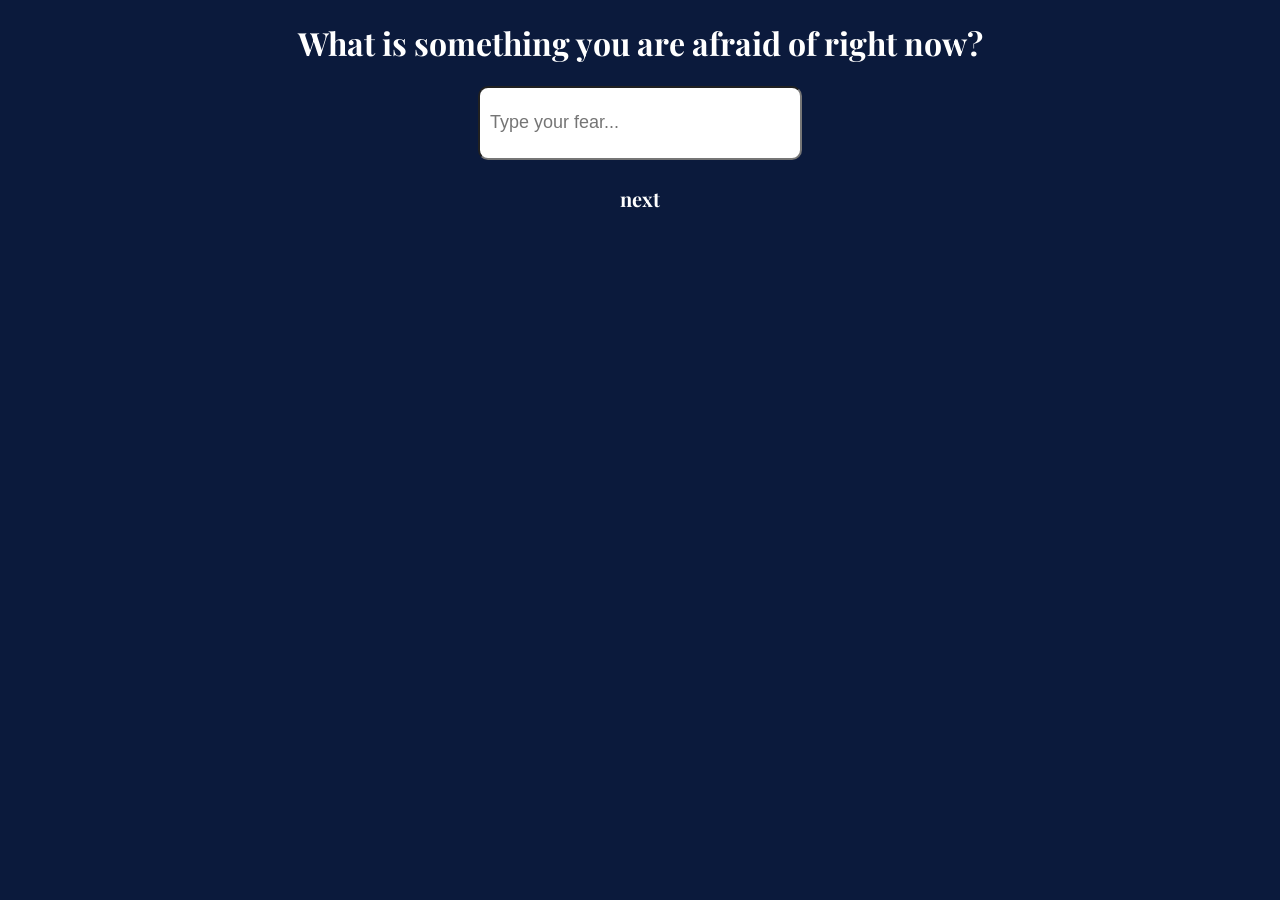
<file: index.html>
<!DOCTYPE html>
<html>
<head>
  <title>Faith? Or Fear?</title>

  <link href="https://fonts.googleapis.com/css2?family=Playfair+Display:wght@400;700&display=swap" rel="stylesheet">
  <link href="https://fonts.googleapis.com/css2?family=Inter:wght@400;500&display=swap" rel="stylesheet">
  <link rel="stylesheet" href="assets/css/styles.css">
</head>
<body>


<h1> What is something you are afraid of right now? <h1>
  <input type="text" placeholder="Type your fear...">


<h2><a class="next-link" href="01.html">next</a></h2>
  
    
<script src="assets/js/main.js"></script>

</body>
</html>
</file>
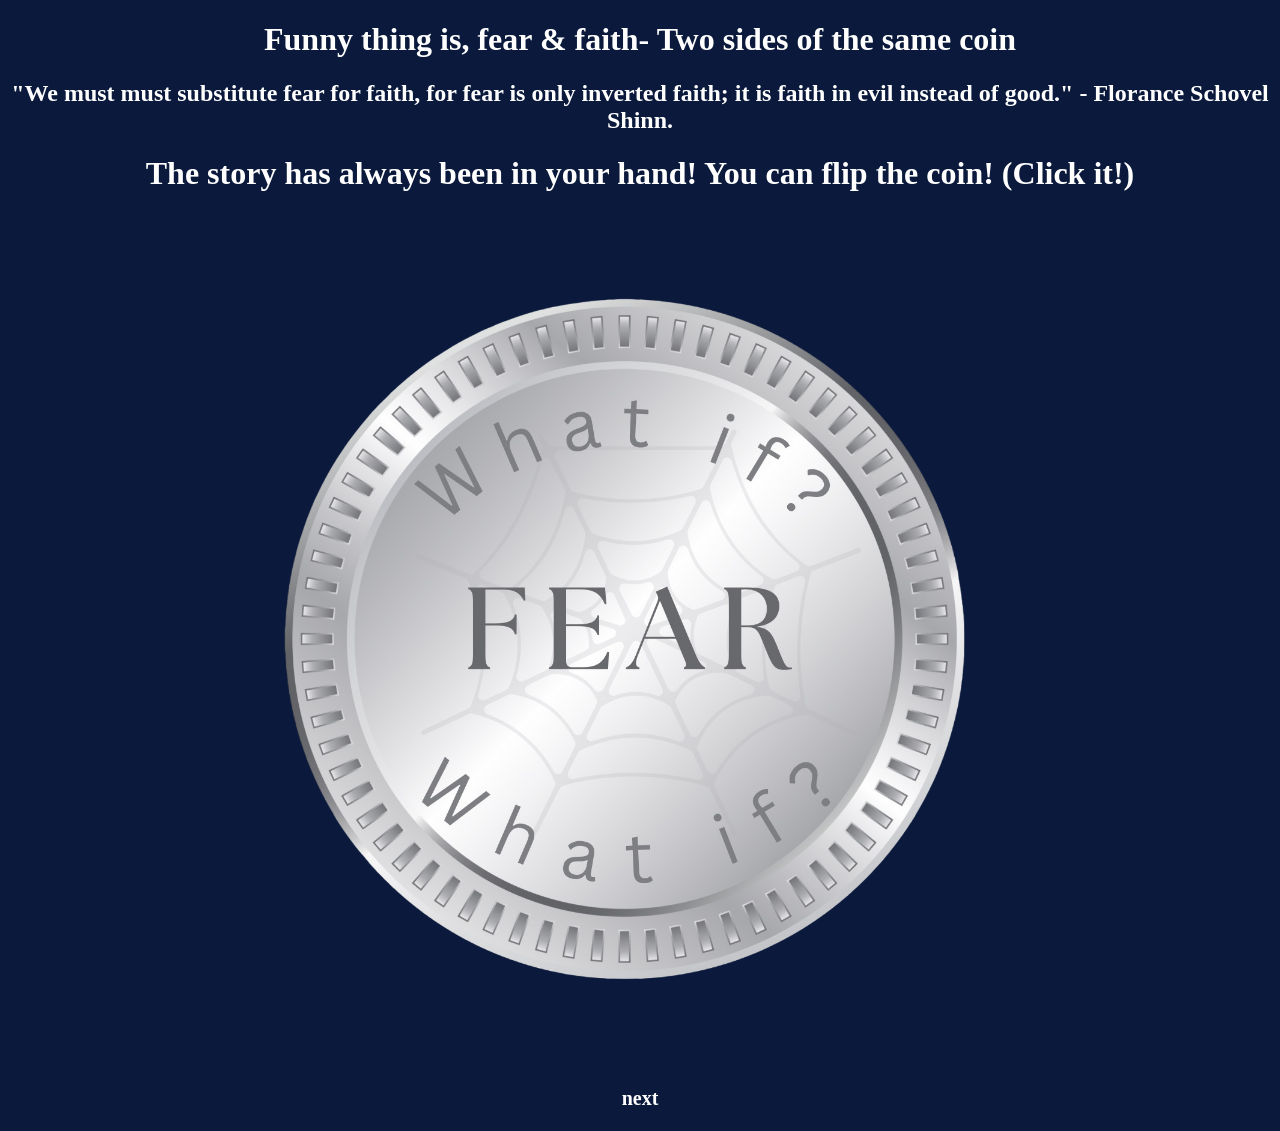
<file: 01.html>
<!DOCTYPE html>
<html>
<head>
  <title>Faith? Or Fear?</title>
  <link rel="stylesheet" href="assets/css/styles.css">
</head>
<body>
  
<h1>Funny thing is, fear & faith- Two sides of the same coin</h1>
<h2>"We must must substitute fear for faith, for fear is only inverted faith; it is faith in evil instead of good." - Florance Schovel Shinn.</h2>

  <h1>The story has always been in your hand! You can flip the coin! (Click it!)</h1>


<div class="coin-container" onclick="flipCoin()">
  <div class="coin" id="coin">
    <div class="front"></div>
    <div class="back"></div>
  </div>
</div>
  
<h2><a class="next-link" href="02.html">next</a></h2>
  

      

  
    
<script src="assets/js/main.js"></script>

</body>
</html>
</file>
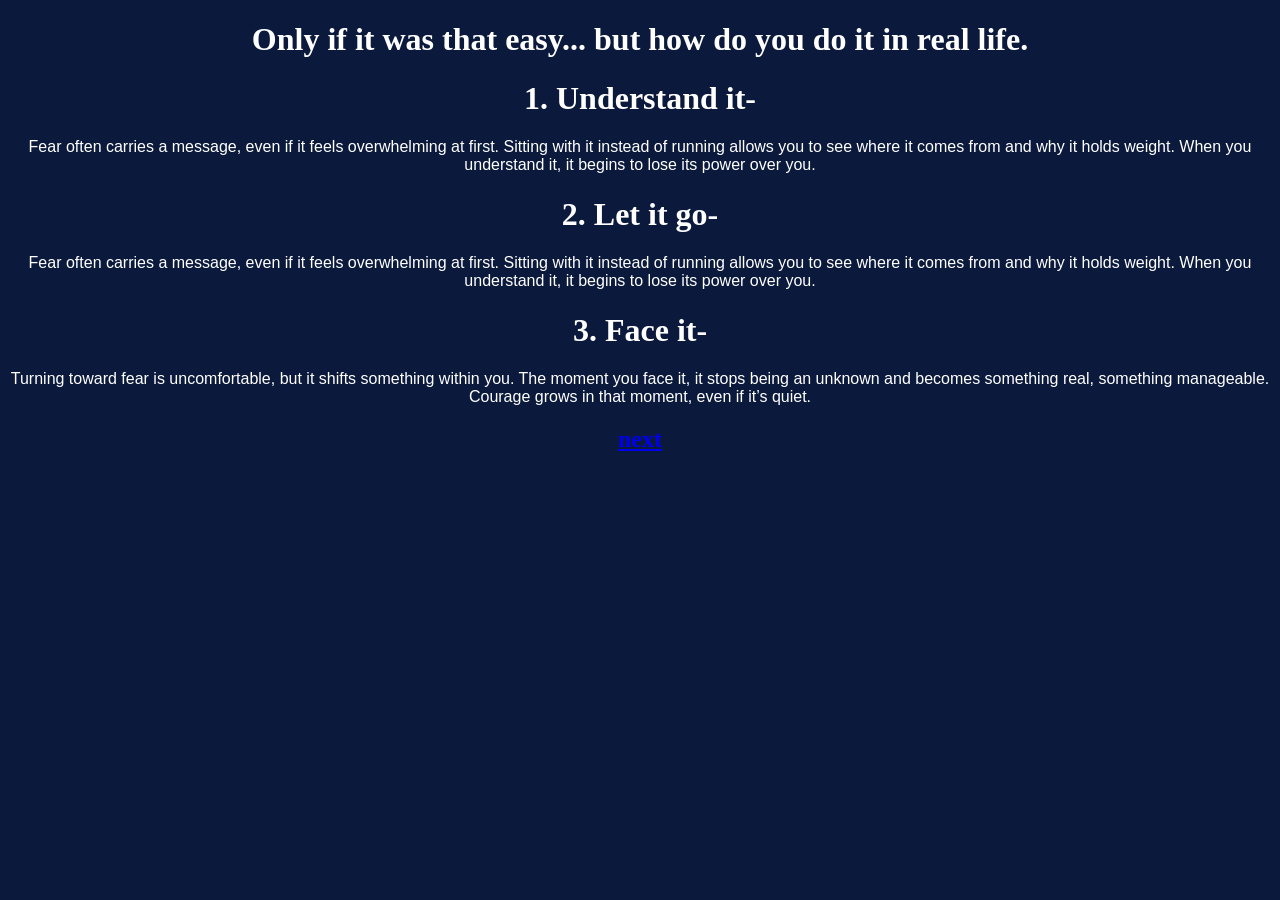
<file: 02.html>
<!DOCTYPE html>
<html>
<head>
  
  <title>Faith? Or Fear?</title>
  
  <link rel="stylesheet" href="assets/css/styles.css">
</head>
<body>

<h1> Only if it was that easy... but how do you do it in real life.</h1>
  
<h1> 1. Understand it- </h1>
  <h>Fear often carries a message, even if it feels overwhelming at first. Sitting with it instead of running allows you to see where it comes from and why it holds weight. When you understand it, it begins to lose its power over you.</h>
<h1> 2. Let it go- </h1> 
  <h>Fear often carries a message, even if it feels overwhelming at first. Sitting with it instead of running allows you to see where it comes from and why it holds weight. When you understand it, it begins to lose its power over you.</h>
<h1> 3. Face it- </h1>
  <h> Turning toward fear is uncomfortable, but it shifts something within you. The moment you face it, it stops being an unknown and becomes something real, something manageable. Courage grows in that moment, even if it’s quiet.</h>

  <h2><a href="03.html">next </a><h2>
    
<script src="assets/js/main.js"></script>

</body>
</html>
</file>
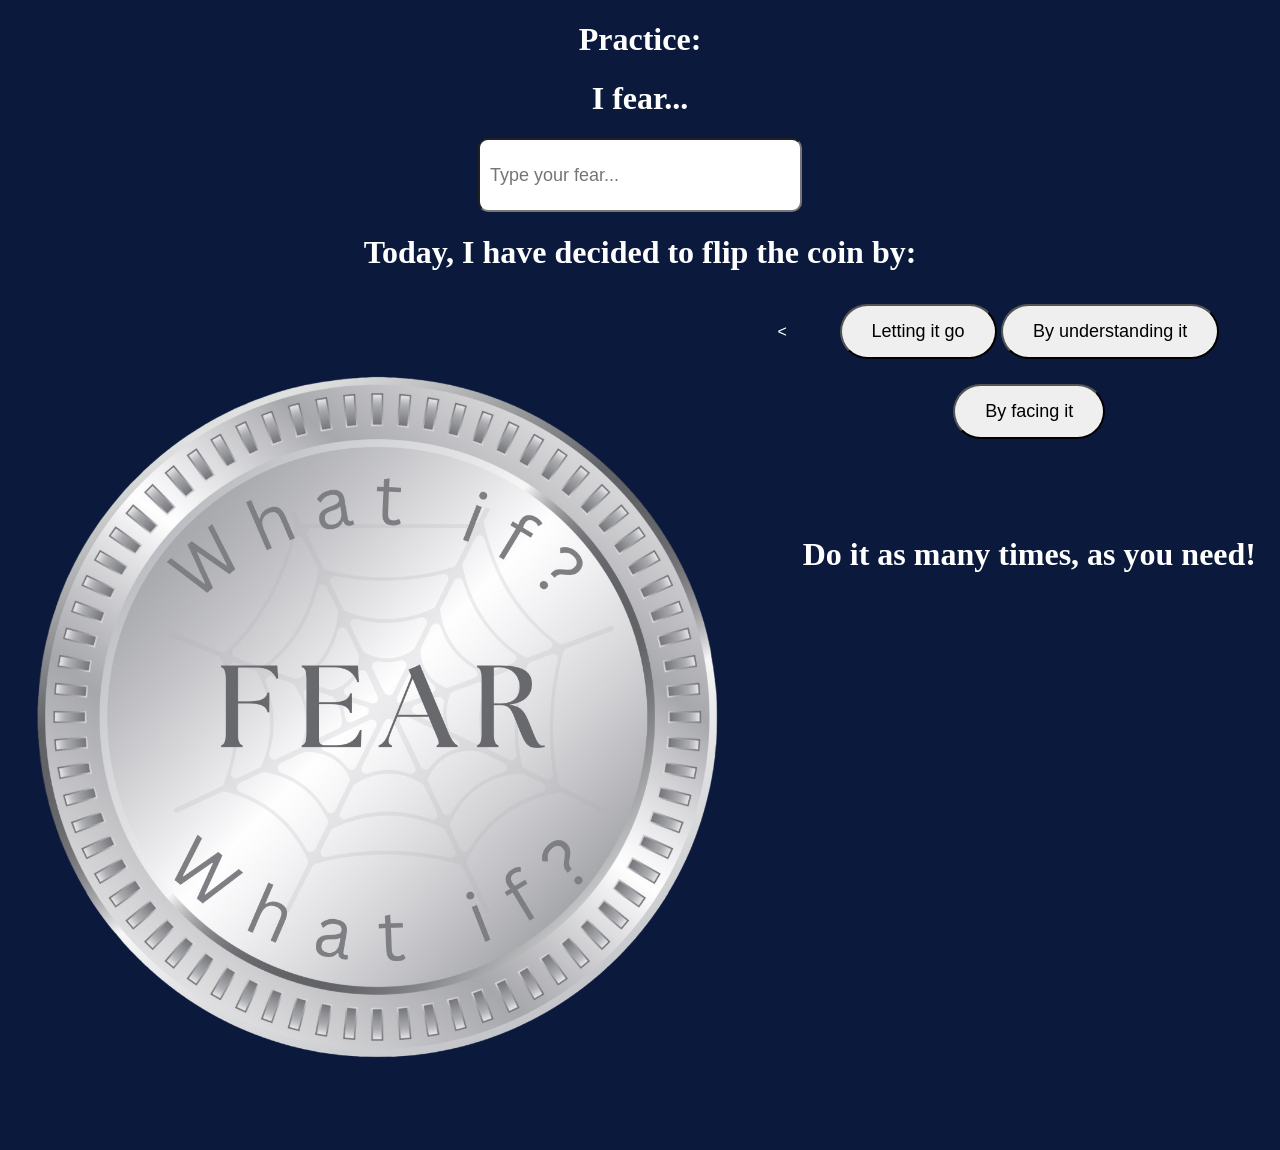
<file: 03.html>
<!DOCTYPE html>
<html>
<head>
  
  <title>Faith? Or Fear?</title>
  
  <link rel="stylesheet" href="assets/css/styles.css">
</head>
<body>

 <h1> Practice:</h1>
  
  <h1> I fear... <h1>
  <input type="text" placeholder="Type your fear...">

  <h1> Today, I have decided to flip the coin by:</h1>

  
<div class="coin-container">
  <div class="coin" id="coin">
    <div class="front"></div>
    <div class="back"></div>
  </div><


<div class="choices">
  
<button onclick="handleChoice('let go')"> Letting it go </button>
<button onclick="handleChoice('understand')"> By understanding it </button>
<button onclick="handleChoice('face it')"> By facing it </button>

<p id="result"></p>

<h1>Do it as many times, as you need! <h1>

  

      

  
    
<script src="assets/js/main.js"></script>

</body>
</html>
</file>
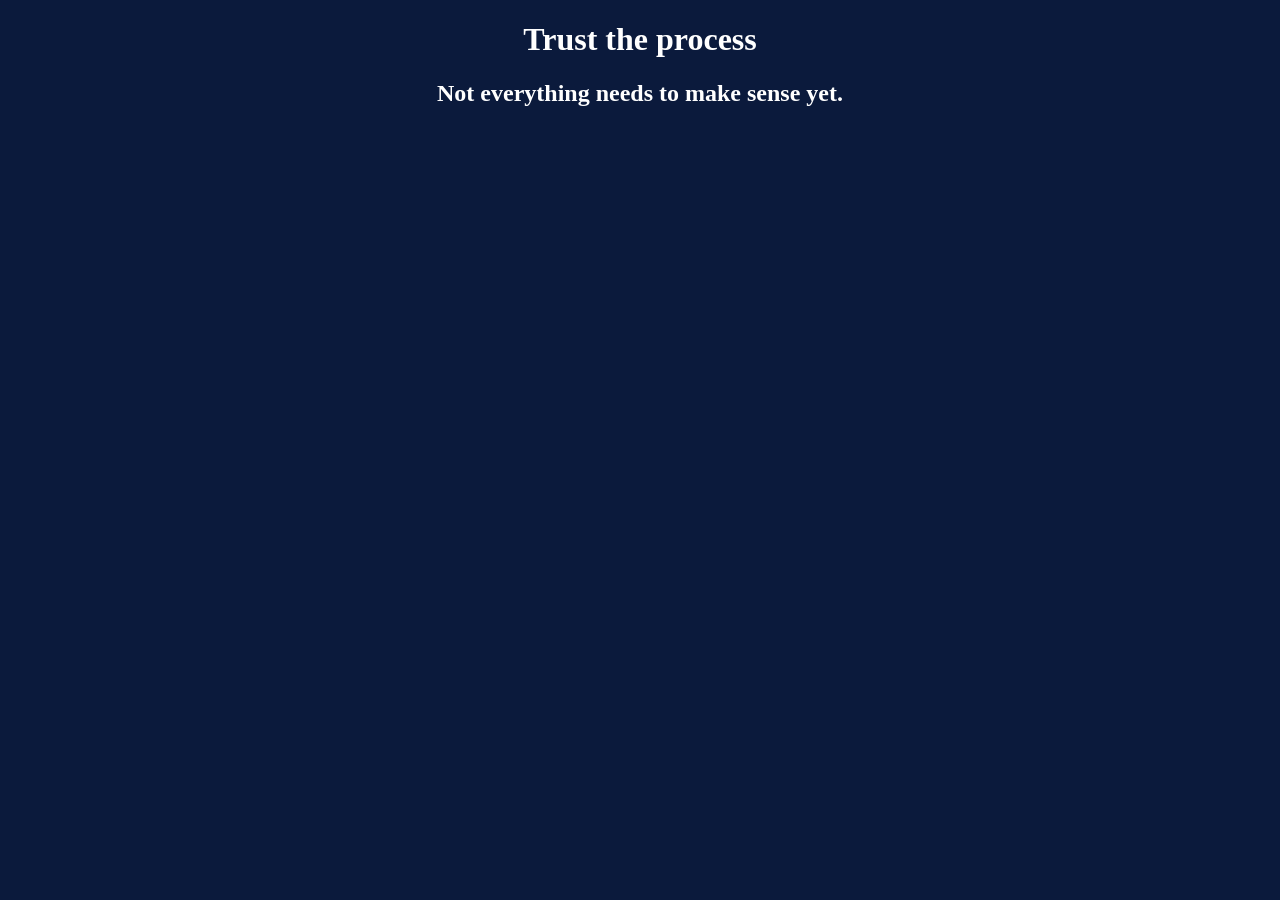
<file: 04.html>
<!DOCTYPE html>
<html>
<head>
  
  <title>Faith? Or Fear?</title>
  
  <link rel="stylesheet" href="assets/css/styles.css">
</head>
<body>
  
<h1> Trust the process<h1>
<h2> Not everything needs to make sense yet.</h2>
  
  

      

  
    
<script src="assets/js/main.js"></script>

</body>
</html>
</file>
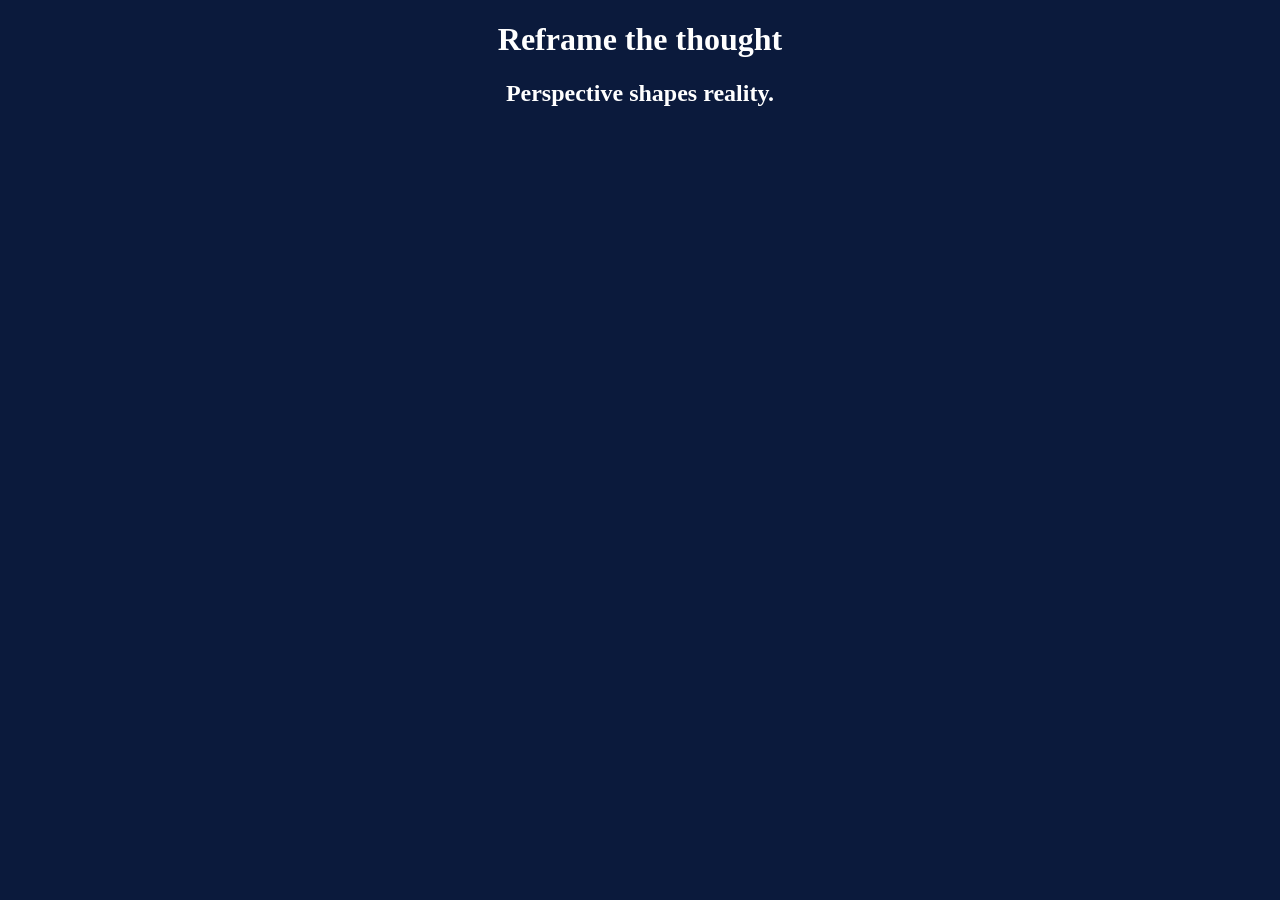
<file: 06.html>
<!DOCTYPE html>
<html>
<head>
  
  <title>Faith? Or Fear?</title>
  
  <link rel="stylesheet" href="assets/css/styles.css">
</head>
<body>
  
<h1> Reframe the thought <h1>
<h2>Perspective shapes reality. </h2>
  
  

      

  
    
<script src="assets/js/main.js"></script>

</body>
</html>
</file>
<file: assets/css/styles.css>
body {
	background-color: #0b1a3c;
	color: white;
	text-align: center;
}
.coin-container {
  perspective: 1000px;
  display: flex;
  justify-content: center;
  margin-top: 10px;
}

.coin {
  width: 850px;
  height: 850px;
  position: relative;
  transform-style: preserve-3d;
  transition: transform 1s;
}

.coin.flip {
  transform: rotateY(180deg);
}

.front, .back {
  position: absolute;
  width: 100%;
  height: 100%;
  border-radius: 50%;
  backface-visibility: hidden;
}

.front {
  background-image: url("../img/Fear.png");
  background-size: cover;
  background-position: center;
}

.back {
  background-image: url("../img/Faith.png");
  background-size: cover;
  background-position: center;
  transform: rotateY(180deg);
}
div {
  line-height: 5;
  text-align: center;
}
input {
  width: 300px;
  height: 50px;
  font-size: 18px;
  padding: 10px;
  border-radius: 10px;
}
.next-link {
  color: white;
  text-decoration: none;
  font-size: 20px;
}
button {
  padding: 15px 30px;
  font-size: 18px;
  border-radius: 30px;
}
h1, h2 {
  font-family: 'Playfair Display', serif;
}

body, p, button {
  font-family: 'Inter', sans-serif;
}
</file>
